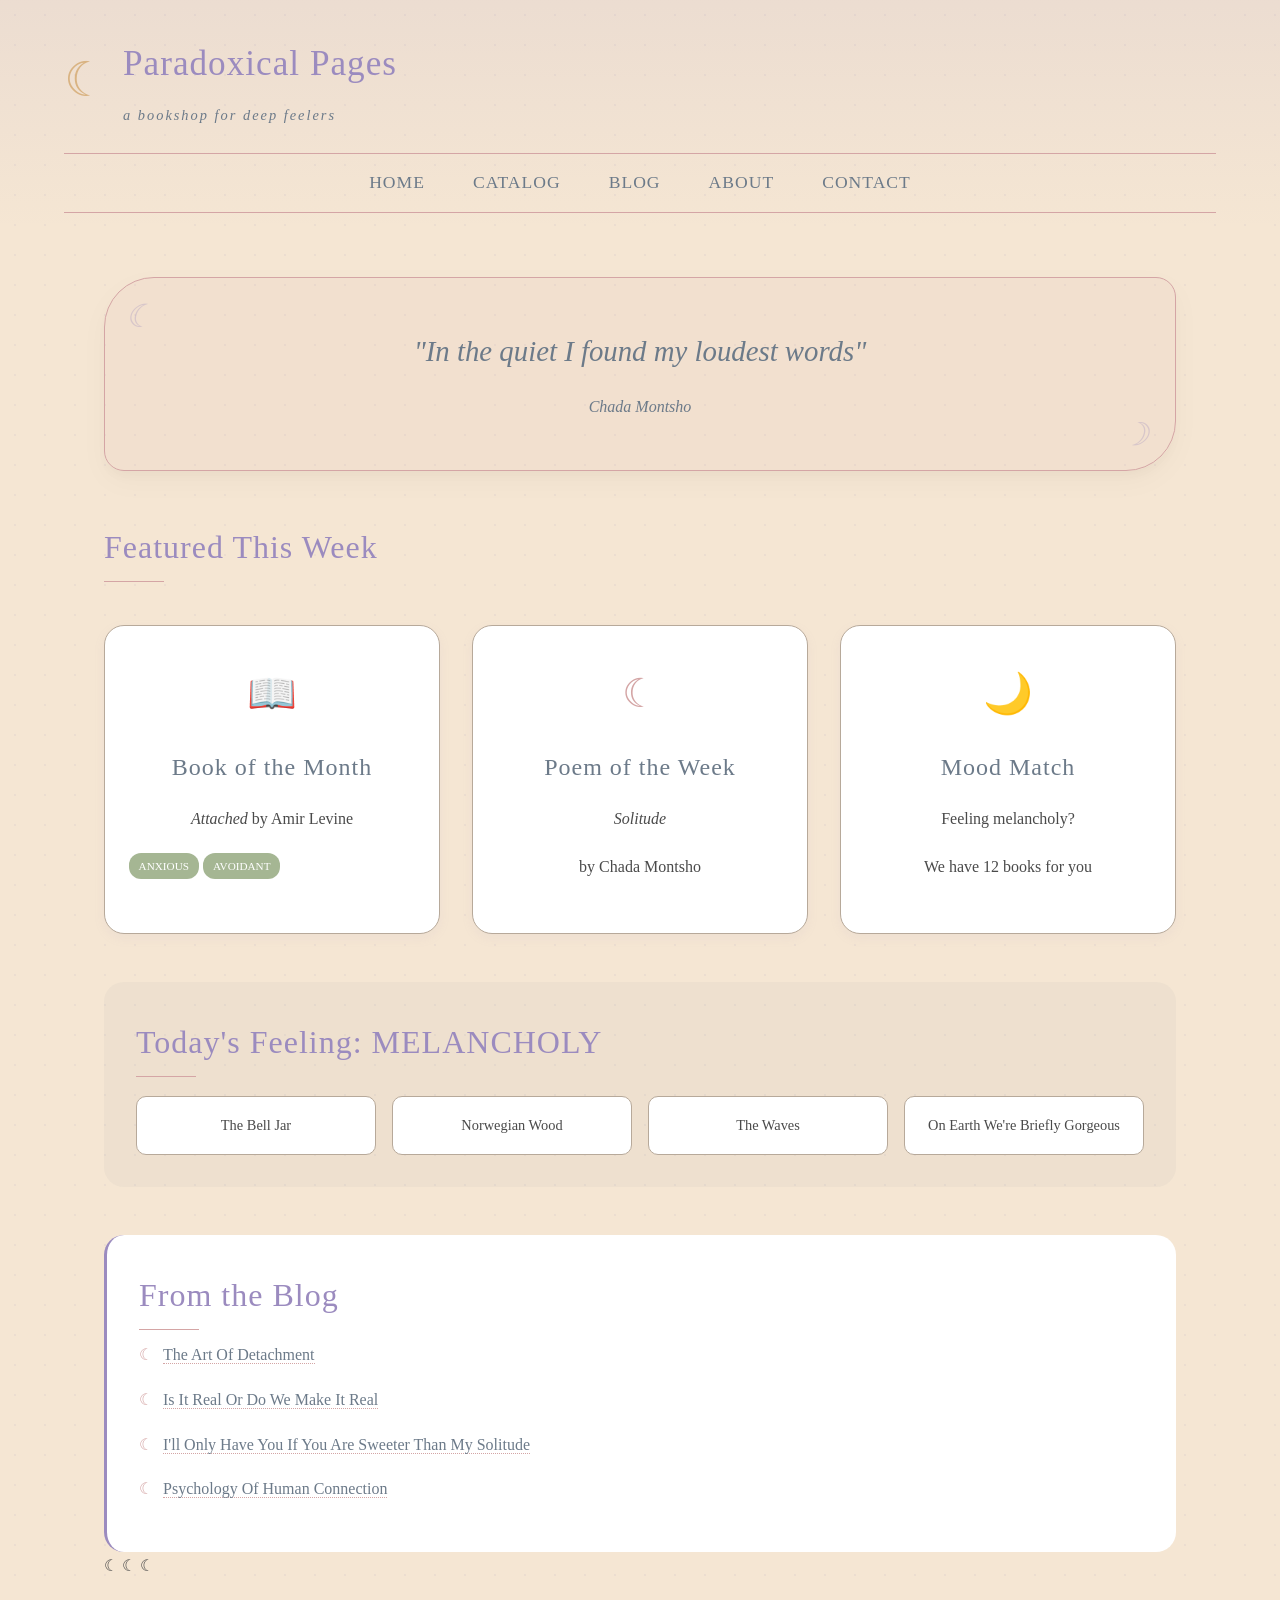
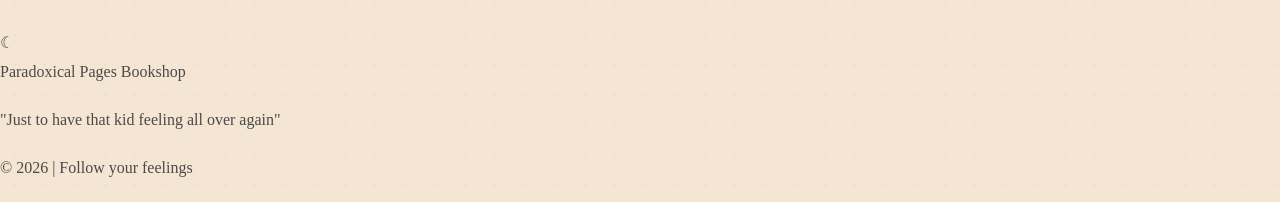
<file: index.html>
<!DOCTYPE html>

<html lang="en">

<head>

    <meta charset="UTF-8"

    <meta name="viewport" content="width=device-width, initial-scale=1.0">

    <title>Paradoxical Pages - Bookshop for Deep Feelers</title>

    <link rel="stylesheet" href="stylesheet.css">

</head>

<body>

     <header>

        <div class="logo-container">

        <div class="logo">☾</div>

        <div class="site-title">

            <h1>Paradoxical Pages</h1>

            <div class="tagline">a bookshop for deep feelers</div>

            </div>

          </div>



          <nav>

             <ul>

                <li><a href="index.html">HOME</a></li>

                <li><a href="catalog.html">CATALOG</a></li>

                <li><a href="blog.html">BLOG</a></li>

                <li><a href="about.html">ABOUT</a></li>

                <li><a href="contact.html">CONTACT</a></li>

             </ul>

          </nav>

       </header>


  <main>

 <div class="hero-quote">

        "In the quiet I found my loudest words"
 <div style="font-size: 1rem; margin-top: 1rem;">Chada Montsho</div>

</div>



        <h2 class="text-center">Featured This Week</h2>



          <div class="featured-grid">

          <div class="featured-card">

          <div class="featured-icon">📖</div>

          <h3>Book of the Month</h3>

          <p><em>Attached</em> by Amir Levine</p>

          <p class="book-tags">

          <span class="tag">ANXIOUS</span>

          <span class="tag">AVOIDANT</span>

            </p>

          </div>



             <div class="featured-card">

             <div class="featured-icon">☾</div>

               <h3>Poem of the Week</h3>

               <p><em>Solitude</em></p>

               <p>by Chada Montsho</p>

           </div>


   <div class="featured-card">

    <div class="featured-icon">🌙</div>

        <h3>Mood Match</h3>

            <p>Feeling melancholy?</p>

             <p>We have 12 books for you</p>

          </div>

          </div>


       <div class="mood-section">

             <h2>Today's Feeling: MELANCHOLY</h2>

            <div class="mood-books">

                 <div class="mini-book">The Bell Jar</div>

                <div class="mini-book">Norwegian Wood</div>

                 <div class="mini-book">The Waves</div>

                <div class="mini-book">On Earth We're Briefly Gorgeous</div>

         </div>

        </div>



         <div class="blog-preview">

         <h2>From the Blog</h2>

         <ul>

                <li><a href="blog.html#post6">The Art Of Detachment</a></li>

                <li><a href="blog.html#post2">Is It Real Or Do We Make It Real</a></li>

                <li><a href="blog.html#post3">I'll Only Have You If You Are Sweeter Than My Solitude </a></li>

                <li><a href="blog.html#post5">Psychology Of Human Connection</a></li>

        </ul>

    </div>



   <div class="moon-divider">☾ ☾ ☾</div>

</main>


    <footer>

        <div class="footer moon">☾</div>

        <p>Paradoxical Pages Bookshop</p>

        <p class="footer quote">"Just to have that kid feeling all over again"</p>

        <p>© 2026 | Follow your feelings</p>

</footer>

</body>

</html>
</file>
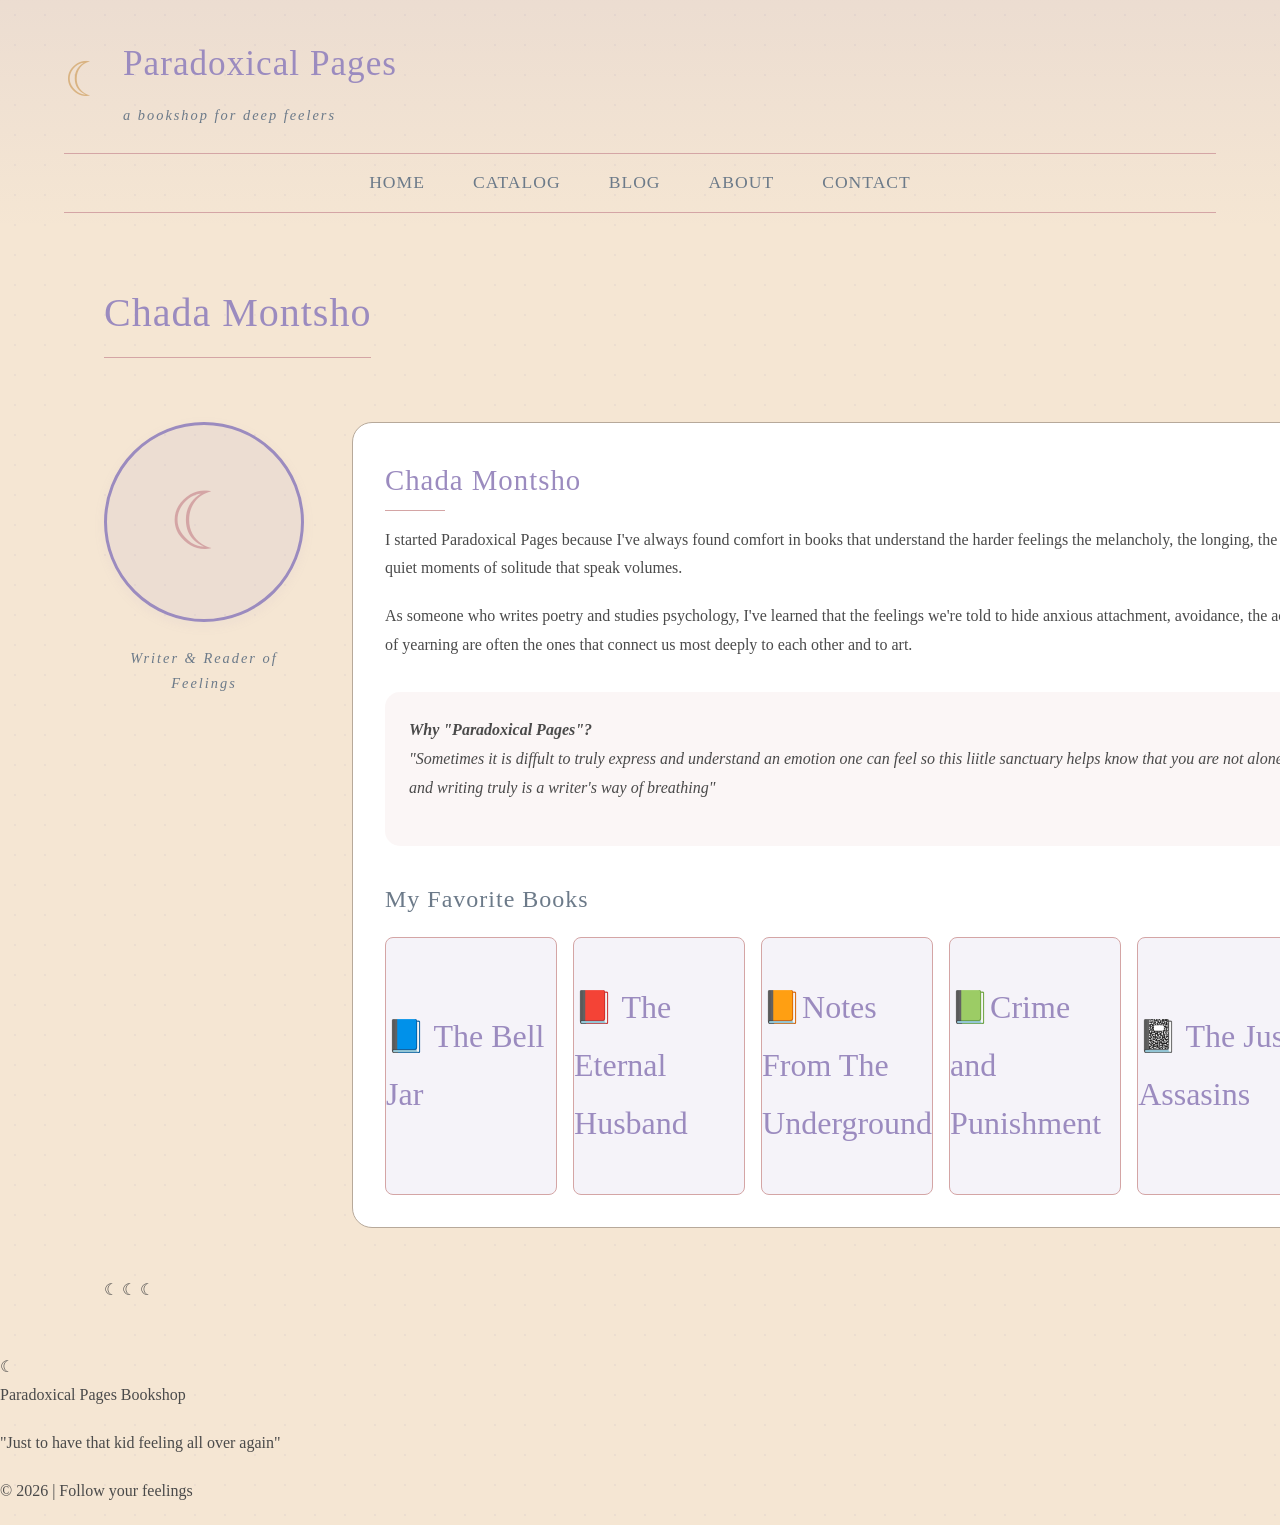
<file: about.html>
<!DOCTYPE html>
<html lang="en">
<head>
    <meta charset="UTF-8">
    <meta name="viewport" content="width=device-width, initial-scale=1.0">
    <title>About - Paradoxical Pages</title>
    <link rel="stylesheet" href="stylesheet.css">
</head>
<body>
    <header>
        <div class="logo-container">
            <div class="logo">☾</div>
            <div class="site-title">
                <h1>Paradoxical Pages</h1>
                <div class="tagline">a bookshop for deep feelers</div>
            </div>
        </div>
        
        <nav>
            <ul>
                <li><a href="index.html">HOME</a></li>
                <li><a href="catalog.html">CATALOG</a></li>
                <li><a href="blog.html">BLOG</a></li>
                <li><a href="about.html">ABOUT</a></li>
                <li><a href="contact.html">CONTACT</a></li>
            </ul>
        </nav>
    </header>
 
    <main>
        <h1>Chada Montsho</h1>
 
        <div class="about-container">
            <div class="profile-section">
                <div class="profile-image">☾</div>
                <p class="tagline">Writer & Reader of Feelings</p>
            </div>
 
            <div class="bio-section">
                <h2 class="profile-name">Chada Montsho</h2>
                <p></p>
                
                <p>I started Paradoxical Pages because I've always found comfort in books that understand the harder feelings the melancholy, the longing, the quiet moments of solitude that speak volumes.</p>
                
                <p>As someone who writes poetry and studies psychology, I've learned that the feelings we're told to hide anxious attachment, avoidance, the ache of yearning are often the ones that connect us most deeply to each other and to art.</p>
                
                <div class="origin-story">
                    <p><strong>Why "Paradoxical Pages"?</strong><br>
                    "Sometimes it is diffult to truly express and understand an emotion one can feel so this liitle sanctuary helps know that you are not alone and writing truly is a writer's way of breathing"</p>
                </div>
                
                <h3>My Favorite Books</h3>
                <div class="favorite-books-grid">
                    <div class="fav-book">📘 The Bell Jar</div>
                    <div class="fav-book">📕 The Eternal Husband</div>
                    <div class="fav-book">📙Notes From The Underground</div>
                    <div class="fav-book">📗Crime and Punishment </div>
                    <div class="fav-book">📓 The Just Assasins</div>
                </div>
            </div>
        </div>
 
        <div class="moon-divider">☾ ☾ ☾</div>
    </main>
 
    <footer>
        <div class="footer-moon">☾</div>
        <p>Paradoxical Pages Bookshop</p>
        <p class="footer-quote">"Just to have that kid feeling all over again"</p>
        <p>© 2026 | Follow your feelings</p>
    </footer>
</body>
</html>
</file>
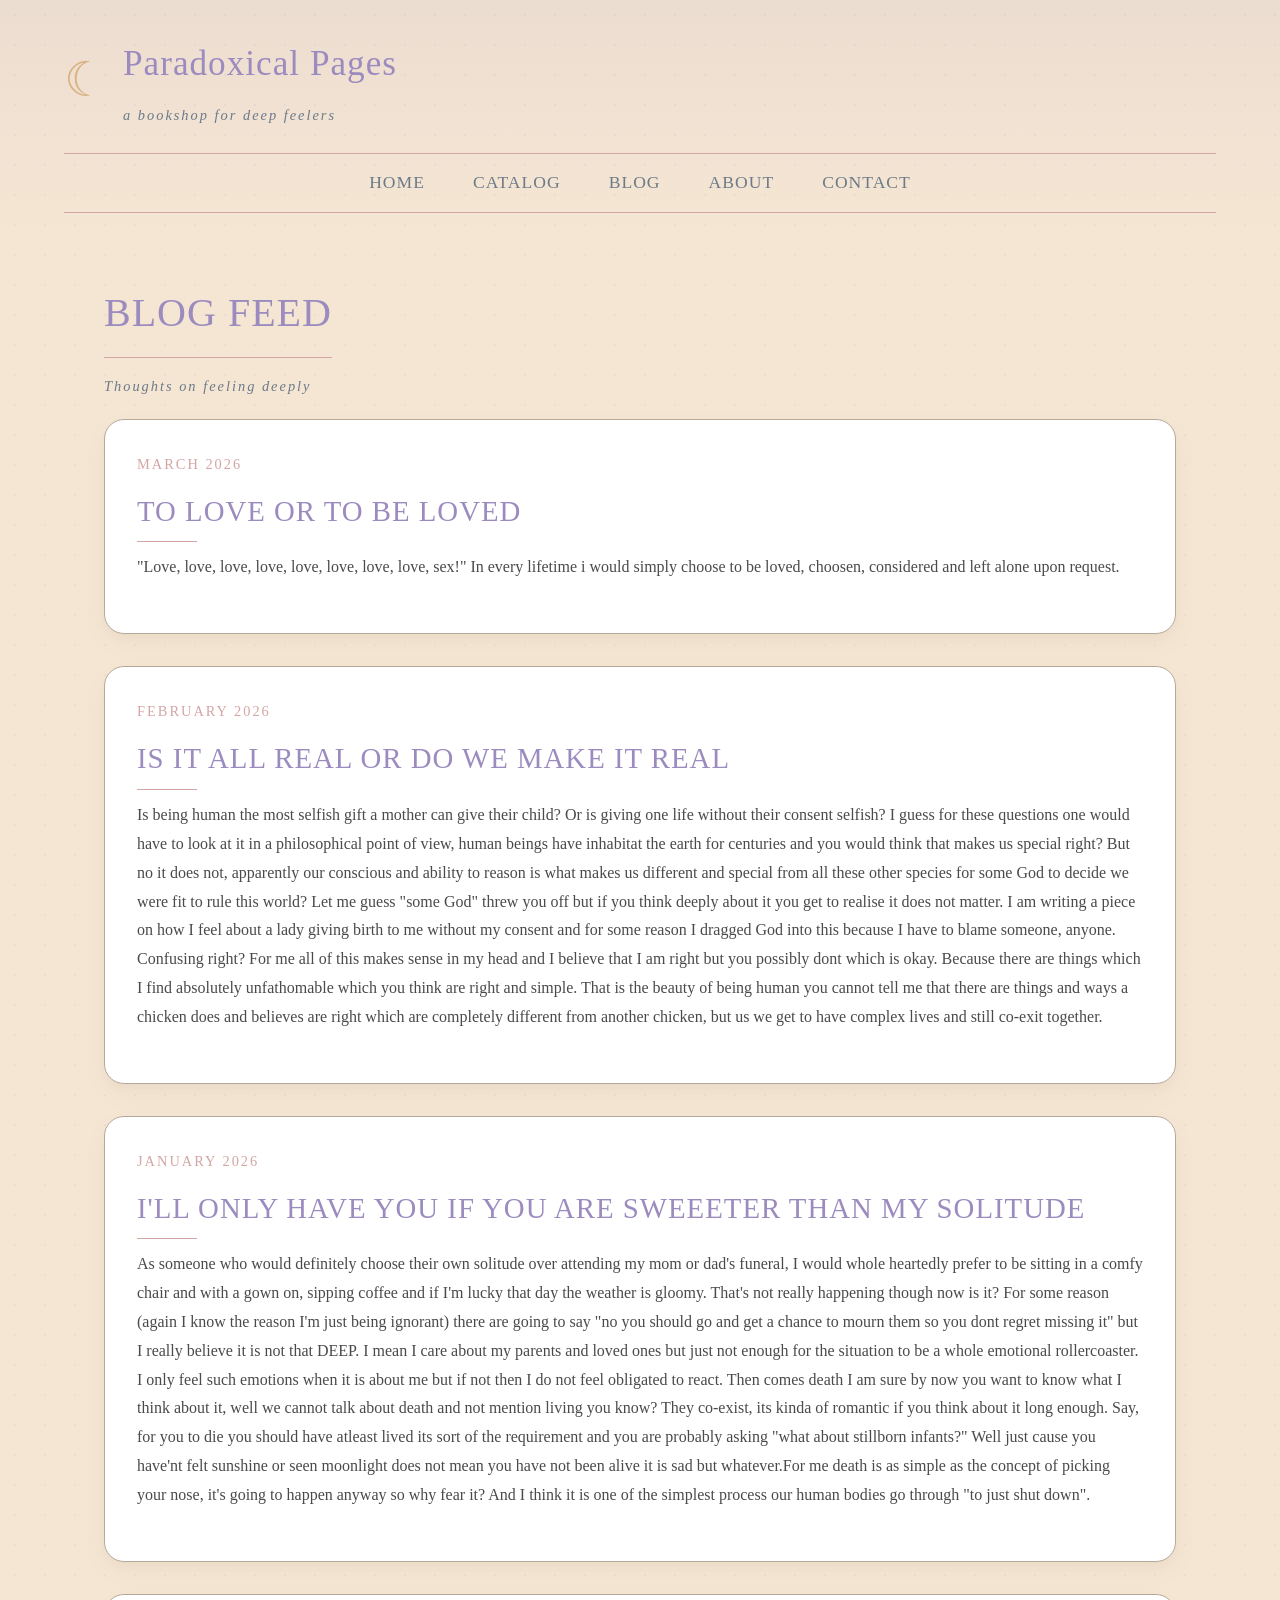
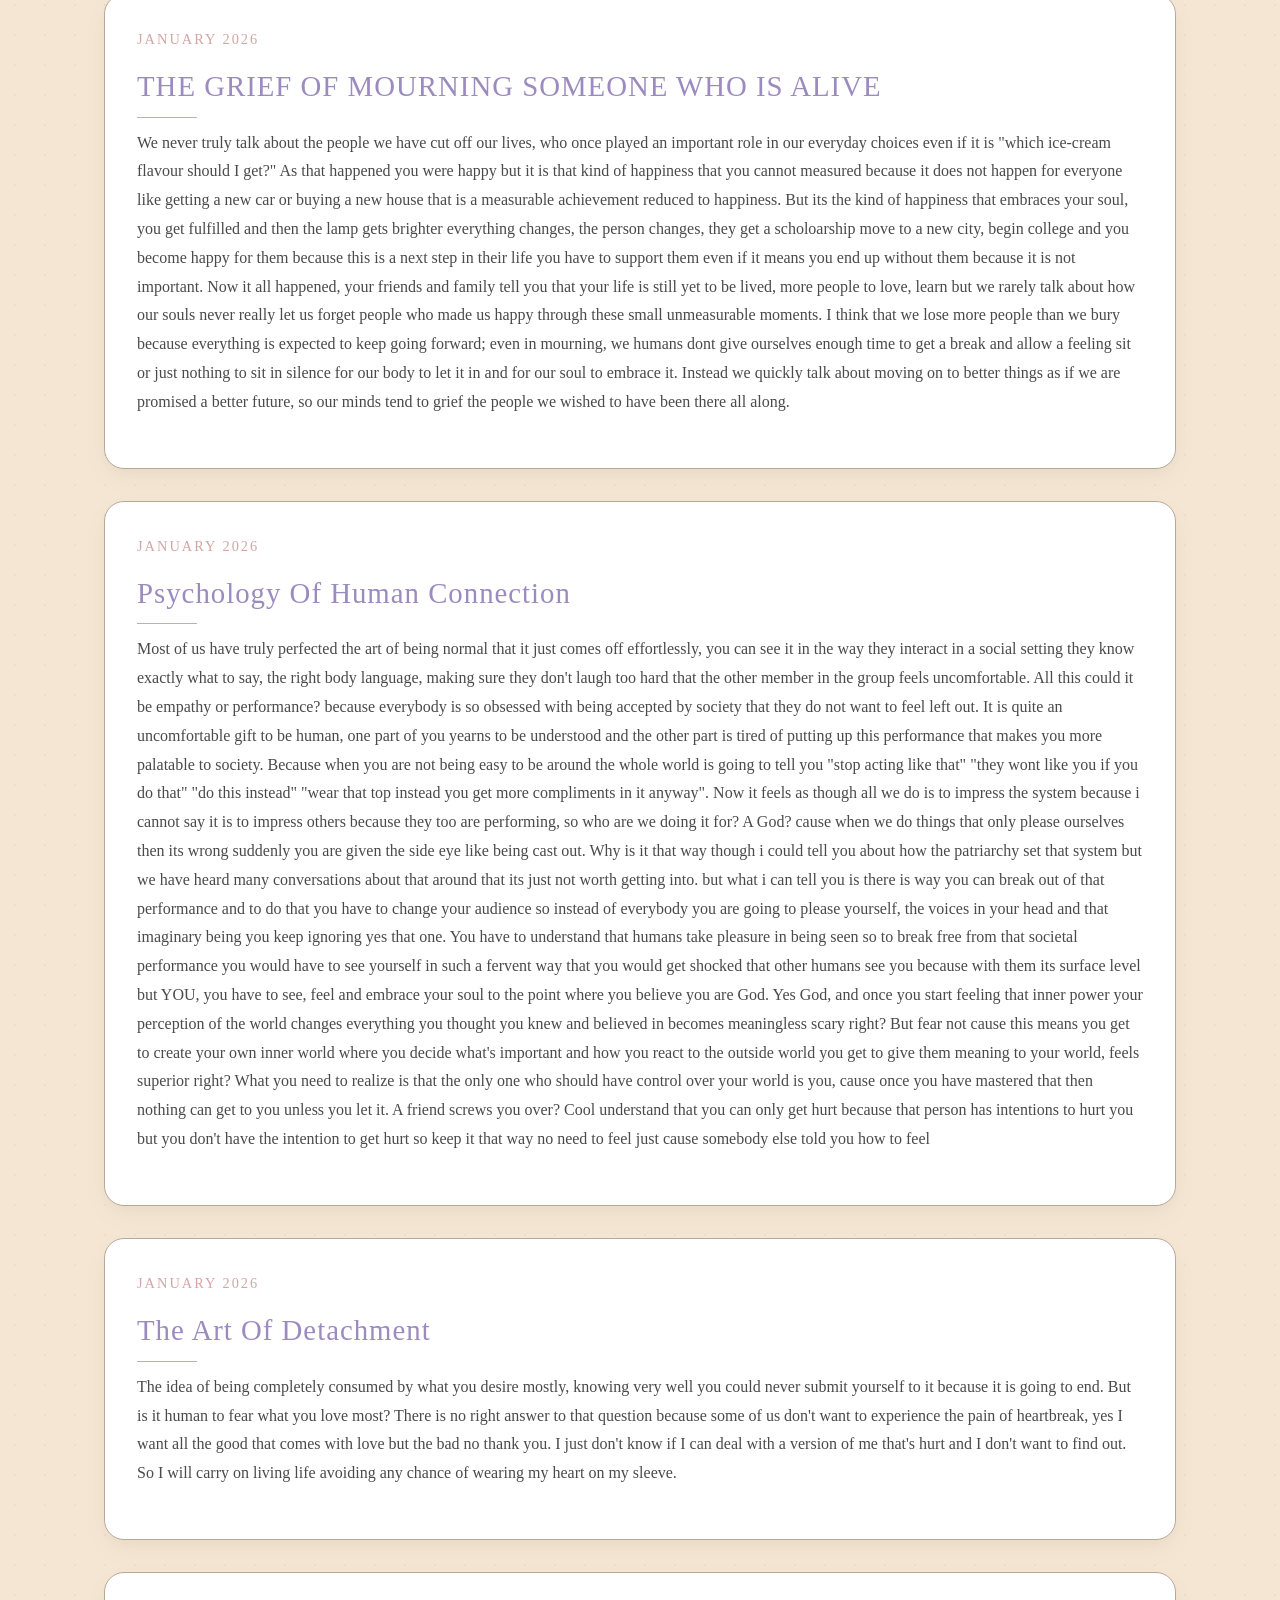
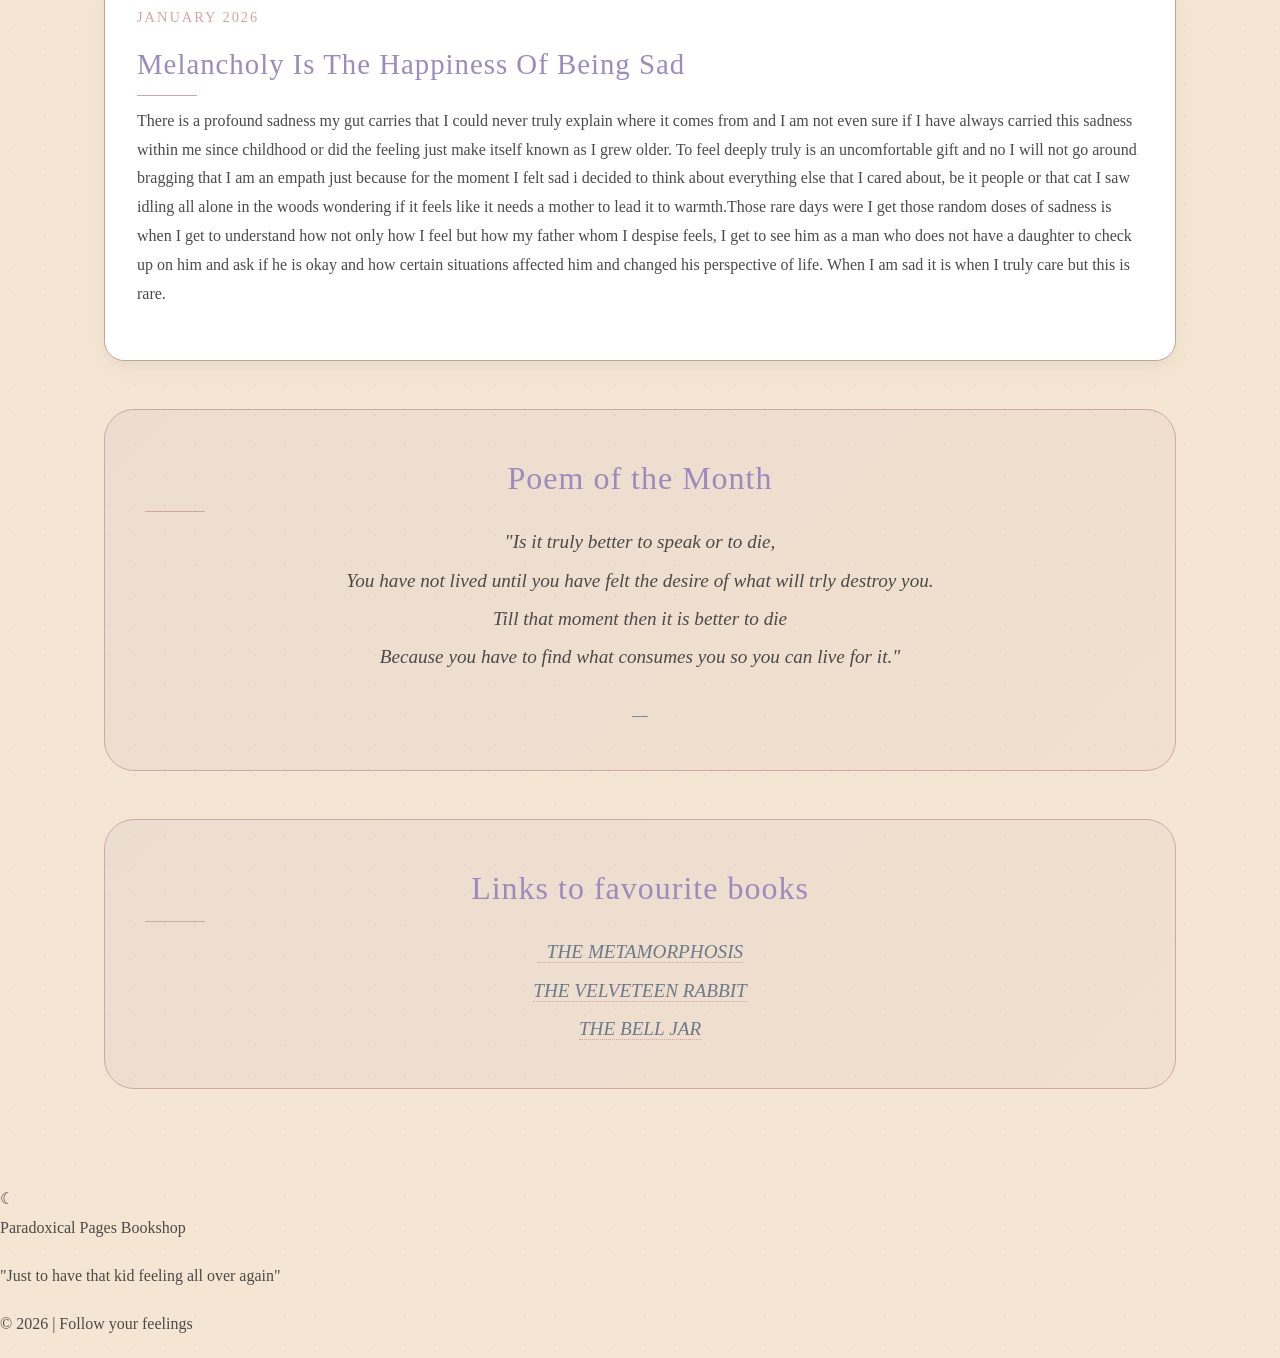
<file: blog.html>
<!DOCTYPE html>
<html lang="en">
<head>
    <meta charset="UTF-8">
    <meta name="viewport" content="width=device-width, initial-scale=1.0">
    <title>Blog - Paradoxical Pages</title>
    <link rel="stylesheet" href="stylesheet.css">
</head>
<body class="blog-body">
    <header>
        <div class="logo-container">
            <div class="logo">☾</div>
            <div class="site-title">
                <h1>Paradoxical Pages</h1>
                <div class="tagline">a bookshop for deep feelers</div>
            </div>
        </div>
        
        <nav>
            <ul>
                <li><a href="index.html">HOME</a></li>
                <li><a href="catalog.html">CATALOG</a></li>
                <li><a href="blog.html">BLOG</a></li>
                <li><a href="about.html">ABOUT</a></li>
                <li><a href="contact.html">CONTACT</a></li>
            </ul>
        </nav>
    </header>
 
    <main>
        <div class="blog-backgroun">
        <h1>BLOG FEED</h1>
        <p class="tagline">Thoughts on feeling deeply</p>
 
        
        <article class="blog-post" id="post1">
            <div class="post-date">MARCH 2026</div>
            <h2 class="post-title">TO LOVE OR TO BE LOVED </h2>
            <div class="post-excerpt">
                <p> "Love, love, love, love, love, love, love, love, sex!" In every lifetime i would simply choose to be loved, choosen, considered and left alone upon request.  </p>
            </div>
        
        </article>
 
        
        <article class="blog-post" id="post2">
            <div class="post-date">FEBRUARY 2026</div>
            <h2 class="post-title"> IS IT ALL REAL OR DO WE MAKE IT REAL    </h2>
            <div class="post-excerpt">
                <p>Is being human the most selfish gift a mother can give their child? Or is giving one life without their consent selfish? I guess for these questions one would have to look at it in a philosophical point of view, human beings have inhabitat the earth for centuries and you would think that makes us special right? But no it does not, apparently our conscious and ability to reason is what makes us different and special from all these other species for some God to decide we were fit to rule this world? Let me guess "some God" threw you off but if you think deeply about it you get to realise it does not matter. I am writing a piece on how I feel about a lady giving birth to me without my consent and for some reason I dragged God into this because I have to blame someone, anyone. Confusing right? For me all of this makes sense in my head and I believe that I am right but you possibly dont which is okay. Because there are things which I find absolutely unfathomable which you think are right and simple. That is the beauty of being human you cannot tell me that there are things and ways a chicken does and believes are right which are completely different from another chicken, but us we get to have complex lives and still co-exit together.  </p>
            </div>
                
        </article>
 
        
        <article class="blog-post" id="post3">
            <div class="post-date">JANUARY 2026</div>
            <h2 class="post-title">I'LL ONLY HAVE YOU IF YOU ARE SWEEETER THAN MY SOLITUDE</h2>
            <div class="post-excerpt">
                
                <p>As someone who would definitely choose their own solitude over attending my mom or dad's funeral, I would whole heartedly prefer to be sitting in a comfy chair and with a gown on, sipping coffee and if I'm lucky that day the weather is gloomy. That's not really happening though now is it? For some reason (again I know the reason I'm just being ignorant) there are going to say "no you should go and get a chance to mourn them so you dont regret missing it" but I really believe it is not that DEEP. I mean I care about my parents and loved ones but just not enough for the situation to be a whole emotional rollercoaster. I only feel such emotions when it is about me but if not then I do not feel obligated to react. Then comes death I am sure by now you want to know what I think about it, well we cannot talk about death and not mention living you know? They co-exist, its kinda of romantic if you think about it long enough. Say, for you to die you should have atleast lived its sort of the requirement and you are probably asking "what about stillborn infants?" Well just cause you have'nt felt sunshine or seen moonlight does not mean you have not been alive it is sad but whatever.For me death is as simple as the concept of picking your nose, it's going to happen anyway so why fear it? And I think it is one of the simplest process our human bodies go through "to just shut down".</p>
            </div>
            
        </article>
        </div>

         
        <article class="blog-post" id="post4">
            <div class="post-date">JANUARY 2026</div>
            <h2 class="post-title">THE GRIEF OF MOURNING SOMEONE WHO IS ALIVE</h2>
            <div class="post-excerpt">
                <p> We never truly talk about the people we have cut off our lives, who once played an important role in our everyday choices even if it is "which ice-cream flavour should I get?" As that happened you were happy but it is that kind of happiness that you cannot measured because it does not happen for everyone like getting a new car or buying a new house that is a measurable achievement reduced to happiness. But its the kind of happiness that embraces your soul, you get fulfilled and then the lamp gets brighter everything changes, the person changes, they get a scholoarship move to a new city, begin college and you become happy for them because this is a next step in their life you have to support them even if it means you end up without them because it is not important. Now it all happened, your friends and family tell you that your life is still yet to be lived, more people to love, learn but we rarely talk about how our souls never really let us forget people who made us happy through these small unmeasurable moments. I think that we lose more people than we bury because everything is expected to keep going forward; even in mourning, we humans dont give ourselves enough time to get a break and allow a feeling sit or just nothing to sit in silence for our body to let it in and for our soul to embrace it. Instead we quickly talk about moving on to better things as if we are promised a better future, so our minds tend to grief the people we wished to have been there all along.     </p>
               <p></p>
            </div>
            
        </article>
        </div>

         
        <article class="blog-post" id="post5">
            <div class="post-date">JANUARY 2026</div>
            <h2 class="post-title">Psychology Of Human Connection</h2>
            <div class="post-excerpt">
                <p>Most of us have truly perfected the art of being normal that it just comes off effortlessly, you can see it in the way they interact in a social setting they know exactly what to say, the right body language, making sure they don't laugh too hard that the other member in the group feels uncomfortable. All this could it be empathy or performance? because everybody is so obsessed with being accepted by society that they do not want to feel left out. It is quite an uncomfortable gift to be human, one part of you yearns to be understood and the other part is tired of putting up this performance that makes you more palatable to society. Because when you are not being easy to be around the whole world is going to tell you "stop acting like that" "they wont like you if you do that" "do this instead" "wear that top instead you get more compliments in it anyway". Now it feels as though all we do is to impress the system because i cannot say it is to impress others because they too are performing, so who are we doing it for? A God? cause when we do things that only please ourselves then its wrong suddenly you are given the side eye like being cast out.

Why is it that way though i could tell you about how the patriarchy set that system but we have heard many conversations about that around that its just not worth getting into. but what i can tell you is there is  way you can break out of that performance and to do that you have to change your audience so instead of everybody you are going to please yourself, the voices in your head and that imaginary being you keep ignoring yes that one. You have to understand that humans take pleasure in being seen so to break free from that societal performance you would have to see yourself in such a fervent way that you would get shocked that other humans see you because with them its surface level but YOU, you have to see, feel and embrace your soul to the point where you believe you are God. Yes God, and once you start feeling that inner power your perception of the world changes everything you thought you knew and believed in becomes meaningless scary right? But fear not cause this means you get to create your own inner world where you decide what's important and how you react to the outside world you get to give them meaning to your world, feels superior right?   

What you need to realize is that the only one who should have control over your world is you, cause once you have mastered that then nothing can get to you unless you let it. A friend screws you over? Cool understand that you can only get hurt because that person has intentions to hurt you but you don't have the intention to get hurt so keep it that way no need to feel just cause somebody else told you how to feel</p>
            </div>
            
        </article>
        </div>

         
        <article class="blog-post" id="post6">
            <div class="post-date">JANUARY 2026</div>
            <h2 class="post-title">The Art Of Detachment</h2>
            <div class="post-excerpt">
                <p>The idea of being completely consumed by what you desire mostly, knowing very well you could never submit yourself to it because it is going to end. But is it human to fear what you love most? There is no right answer to that question because some of us don't want to experience the pain of heartbreak, yes I want all the good that comes with love but the bad no thank you. I just don't know if I can deal with a version of me that's hurt and I don't want to find out. So I will carry on living life avoiding any chance of wearing my heart on my sleeve. </p>
            </div>
            
        </article>
        </div>

         
        <article class="blog-post" id="post7">
            <div class="post-date">JANUARY 2026</div>
            <h2 class="post-title">Melancholy Is The Happiness Of Being Sad</h2>
            <div class="post-excerpt">
                <p> There is a profound sadness my gut carries that I could never truly explain where it comes from and I am not even sure if I have always carried this sadness within me since childhood or did the feeling just make itself known as I grew older. To feel deeply truly is an uncomfortable gift and no I will not go around bragging that I am an empath just because for the moment I felt sad i decided to think about everything else that I cared about, be it people or that cat I saw idling all alone in the woods wondering if it feels like it needs a mother to lead it to warmth.Those rare days were I get those random doses of sadness is when I get to understand how not only how I feel but how my father whom I despise feels, I get to see him as a man who does not have a daughter to check up on him and ask if he is okay and how certain situations affected him and changed his perspective of life. When I am sad it is when I truly care but this is rare.                                          </p>
                
            </div>
            
        </article>
        </div>
 
        
        <div class="featured-poem">
            <h2>Poem of the Month</h2>
            <div class="poem-content">
                <p>"Is it truly better to speak or to die,<br>
                You have not lived until you have felt the desire of what will trly destroy you.<br>
                Till that moment then it is better to die<br>
                Because you have to find what consumes you so you can live for it."</p>
            </div>
            <div class="poem-author">— </div>
        </div>

        <div class="featured-poem">
            <h2>Links to favourite books</h2>
            <div class="poem-content">
                <ul>
                    <li><a href="https://www.britannica.com/topic/The-Metamorphosis" class="heart-item">THE METAMORPHOSIS</a></li>
                    <li> <a href="https://www.bing.com/ck/a?!&&p=c5a1f361ba85c9b9777e998bac2c52b65f64861da258b6e8df832bc214e13f8eJmltdHM9MTc3NjkwMjQwMA&ptn=3&ver=2&hsh=4&fclid=2d1bb2d3-831d-6e92-2cf2-a59782a56ffe&psq=the+velveteen+rabbit&u=a1aHR0cHM6Ly9lbi53aWtpcGVkaWEub3JnL3dpa2kvVGhlX1ZlbHZldGVlbl9SYWJiaXQ">THE VELVETEEN RABBIT</a></li>
                    <li><a href=" https://www.bing.com/ck/a?!&&p=cae48c3c6fb9e7aa2c077cb01afcc6e3da1826dc2c8c340e0e24b43db214726eJmltdHM9MTc3NjkwMjQwMA&ptn=3&ver=2&hsh=4&fclid=2d1bb2d3-831d-6e92-2cf2-a59782a56ffe&psq=the+bell+jar&u=a1aHR0cHM6Ly9lbi53aWtpcGVkaWEub3JnL3dpa2kvVGhlX0JlbGxfSmFy">THE BELL JAR</a></li>
                </ul>
            </div>
            
        </div>
    </main>
 
    <footer>
        <div class="footer-moon">☾</div>
        <p>Paradoxical Pages Bookshop</p>
        <p class="footer-quote">"Just to have that kid feeling all over again"</p>
        <p>© 2026 | Follow your feelings</p>
    </footer>
</body>
</html>
</file>
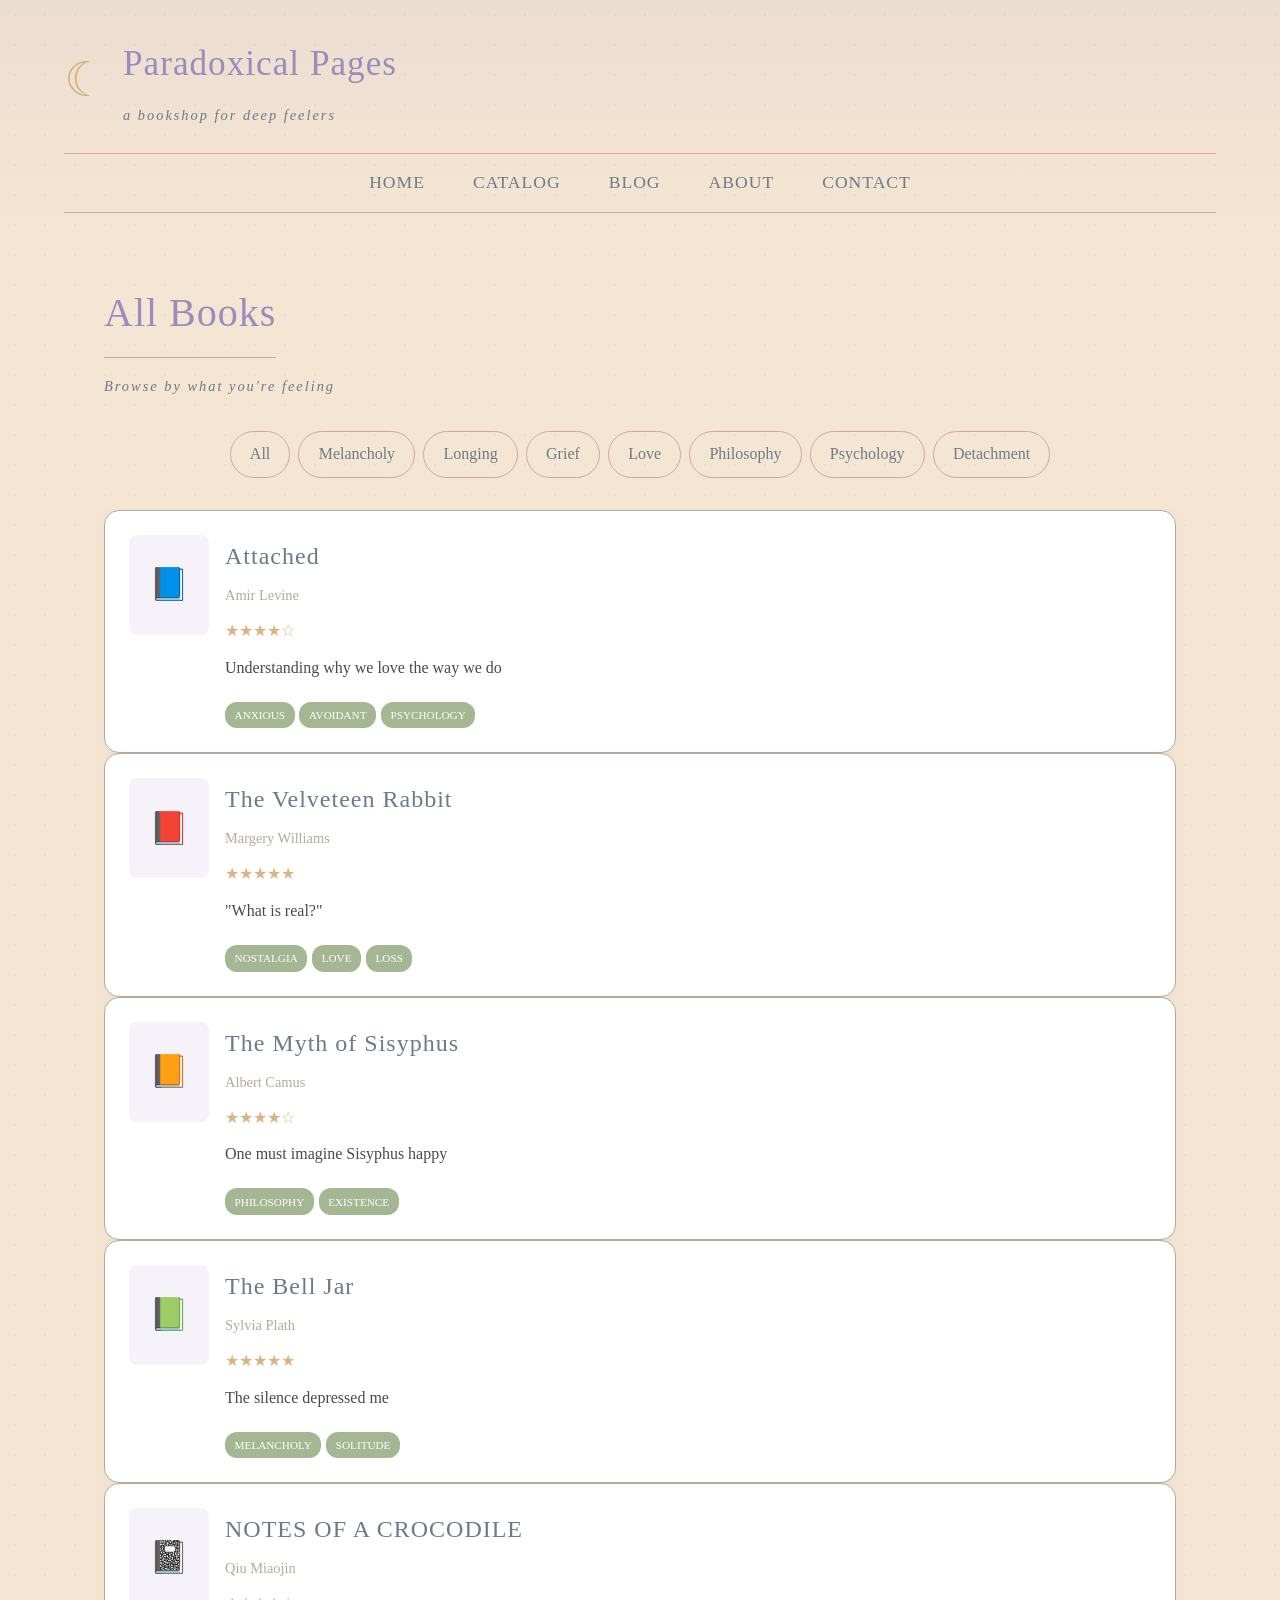
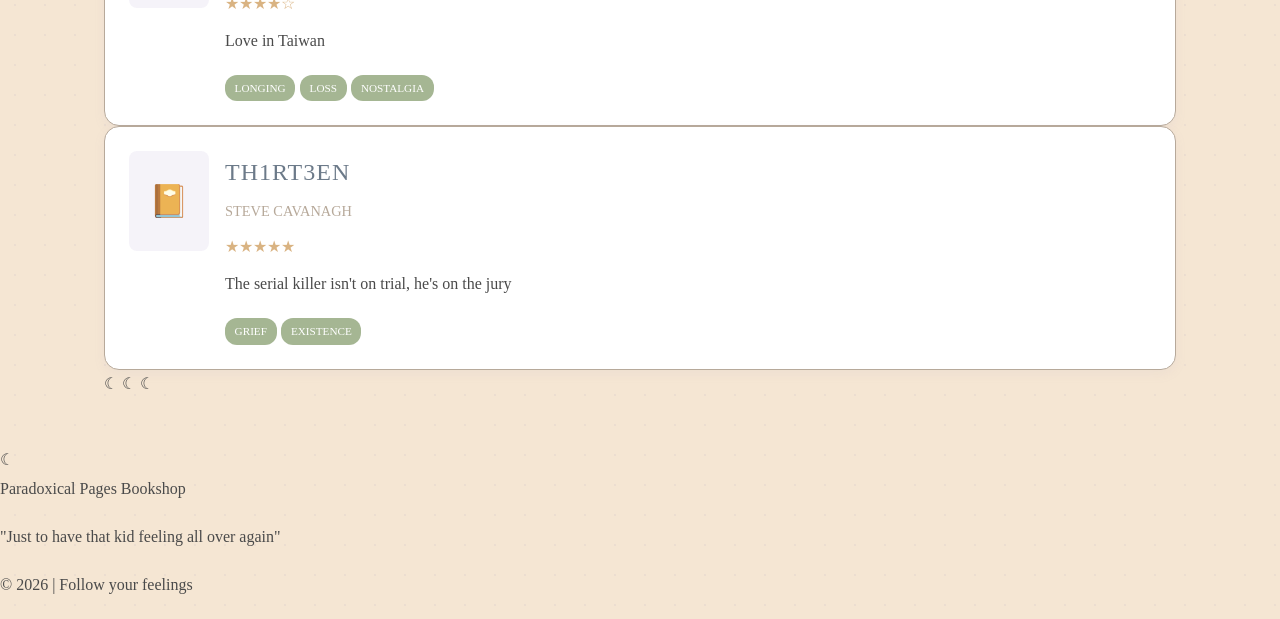
<file: catalog.html>
<!DOCTYPE html>
<html lang="en">
<head>
    <meta charset="UTF-8">
    <meta name="viewport" content="width=device-width, initial-scale=1.0">
    <title>Catalog - Paradoxical Pages</title>
    <link rel="stylesheet" href="stylesheet.css">
</head>
<body>
    <header>
        <div class="logo-container">
            <div class="logo">☾</div>
            <div class="site-title">
                <h1>Paradoxical Pages</h1>
                <div class="tagline">a bookshop for deep feelers</div>
            </div>
        </div>
        
        <nav>
            <ul>
                <li><a href="index.html">HOME</a></li>
                <li><a href="catalog.html">CATALOG</a></li>
                <li><a href="blog.html">BLOG</a></li>
                <li><a href="about.html">ABOUT</a></li>
                <li><a href="contact.html">CONTACT</a></li>
            </ul>
        </nav>
    </header>
 
    <main>
        <h1>All Books</h1>
        <p class="tagline">Browse by what you're feeling</p>
 
        <div class="filter-section">
            <a href="blog.html" class="catalog-link">All</a>
            <a href="blog.html#post7" class="catalog-link">Melancholy</a>
            <a href="blog.html#post3" class="catalog-link">Longing</a>
            <a href="blog.html#post4" class="catalog-link">Grief</a>
            <a href="blog.html#post1" class="catalog-link">Love</a>
            <a href="blog.html#post2" class="catalog-link">Philosophy</a>
            <a href="blog.html#post5" class="catalog-link">Psychology</a>
            <a href="blog.html#post6" class="catalog-link">Detachment</a>
        </div>


       
            
            <div class="book-card">
                <div class="book-cover">📘</div>
                <div class="book-info">
                    <h3>Attached</h3>
                    <div class="book-author">Amir Levine</div>
                    <div class="book-rating">★★★★☆</div>
                    <p>Understanding why we love the way we do</p>
                    <div class="book-tags">
                        <span class="tag">ANXIOUS</span>
                        <span class="tag">AVOIDANT</span>
                        <span class="tag">PSYCHOLOGY</span>
                    </div>
                </div>
            </div>
 
            
            <div class="book-card">
                <div class="book-cover">📕</div>
                <div class="book-info">
                    <h3>The Velveteen Rabbit</h3>
                    <div class="book-author">Margery Williams</div>
                    <div class="book-rating">★★★★★</div>
                    <p>"What is real?"</p>
                    <div class="book-tags">
                        <span class="tag">NOSTALGIA</span>
                        <span class="tag">LOVE</span>
                        <span class="tag">LOSS</span>
                    </div>
                </div>
            </div>
 
            
            <div class="book-card">
                <div class="book-cover">📙</div>
                <div class="book-info">
                    <h3>The Myth of Sisyphus</h3>
                    <div class="book-author">Albert Camus</div>
                    <div class="book-rating">★★★★☆</div>
                    <p>One must imagine Sisyphus happy</p>
                    <div class="book-tags">
                        <span class="tag">PHILOSOPHY</span>
                        <span class="tag">EXISTENCE</span>
                    </div>
                </div>
            </div>
 
            
            <div class="book-card">
                <div class="book-cover">📗</div>
                <div class="book-info">
                    <h3>The Bell Jar</h3>
                    <div class="book-author">Sylvia Plath</div>
                    <div class="book-rating">★★★★★</div>
                    <p>The silence depressed me</p>
                    <div class="book-tags">
                        <span class="tag">MELANCHOLY</span>
                        <span class="tag">SOLITUDE</span>
                    </div>
                </div>
            </div>
 
            
            <div class="book-card">
                <div class="book-cover">📓</div>
                <div class="book-info">
                    <h3>NOTES OF A CROCODILE</h3>
                    <div class="book-author">Qiu Miaojin</div>
                    <div class="book-rating">★★★★☆</div>
                    <p> Love in Taiwan</p>
                    <div class="book-tags">
                        <span class="tag">LONGING</span>
                        <span class="tag">LOSS</span>
                        <span class="tag">NOSTALGIA</span>
                    </div>
                </div>
            </div>
 
            
            <div class="book-card">
                <div class="book-cover">📔</div>
                <div class="book-info">
                    <h3>TH1RT3EN </h3>
                    <div class="book-author">STEVE CAVANAGH</div>
                    <div class="book-rating">★★★★★</div>
                    <p>The serial killer isn't on trial, he's on the jury</p>
                    <div class="book-tags">
                        <span class="tag">GRIEF</span>
                        <span class="tag">EXISTENCE</span>
                    </div>
                </div>
            </div>
        </div>
 
        <div class="moon-divider">☾ ☾ ☾</div>
    </main>
 
    <footer>
        <div class="footer moon">☾</div>
        <p>Paradoxical Pages Bookshop</p>
        <p class="footer quote">"Just to have that kid feeling all over again"</p>
        <p>© 2026 | Follow your feelings</p>
    </footer>
</body>
</html>
</file>
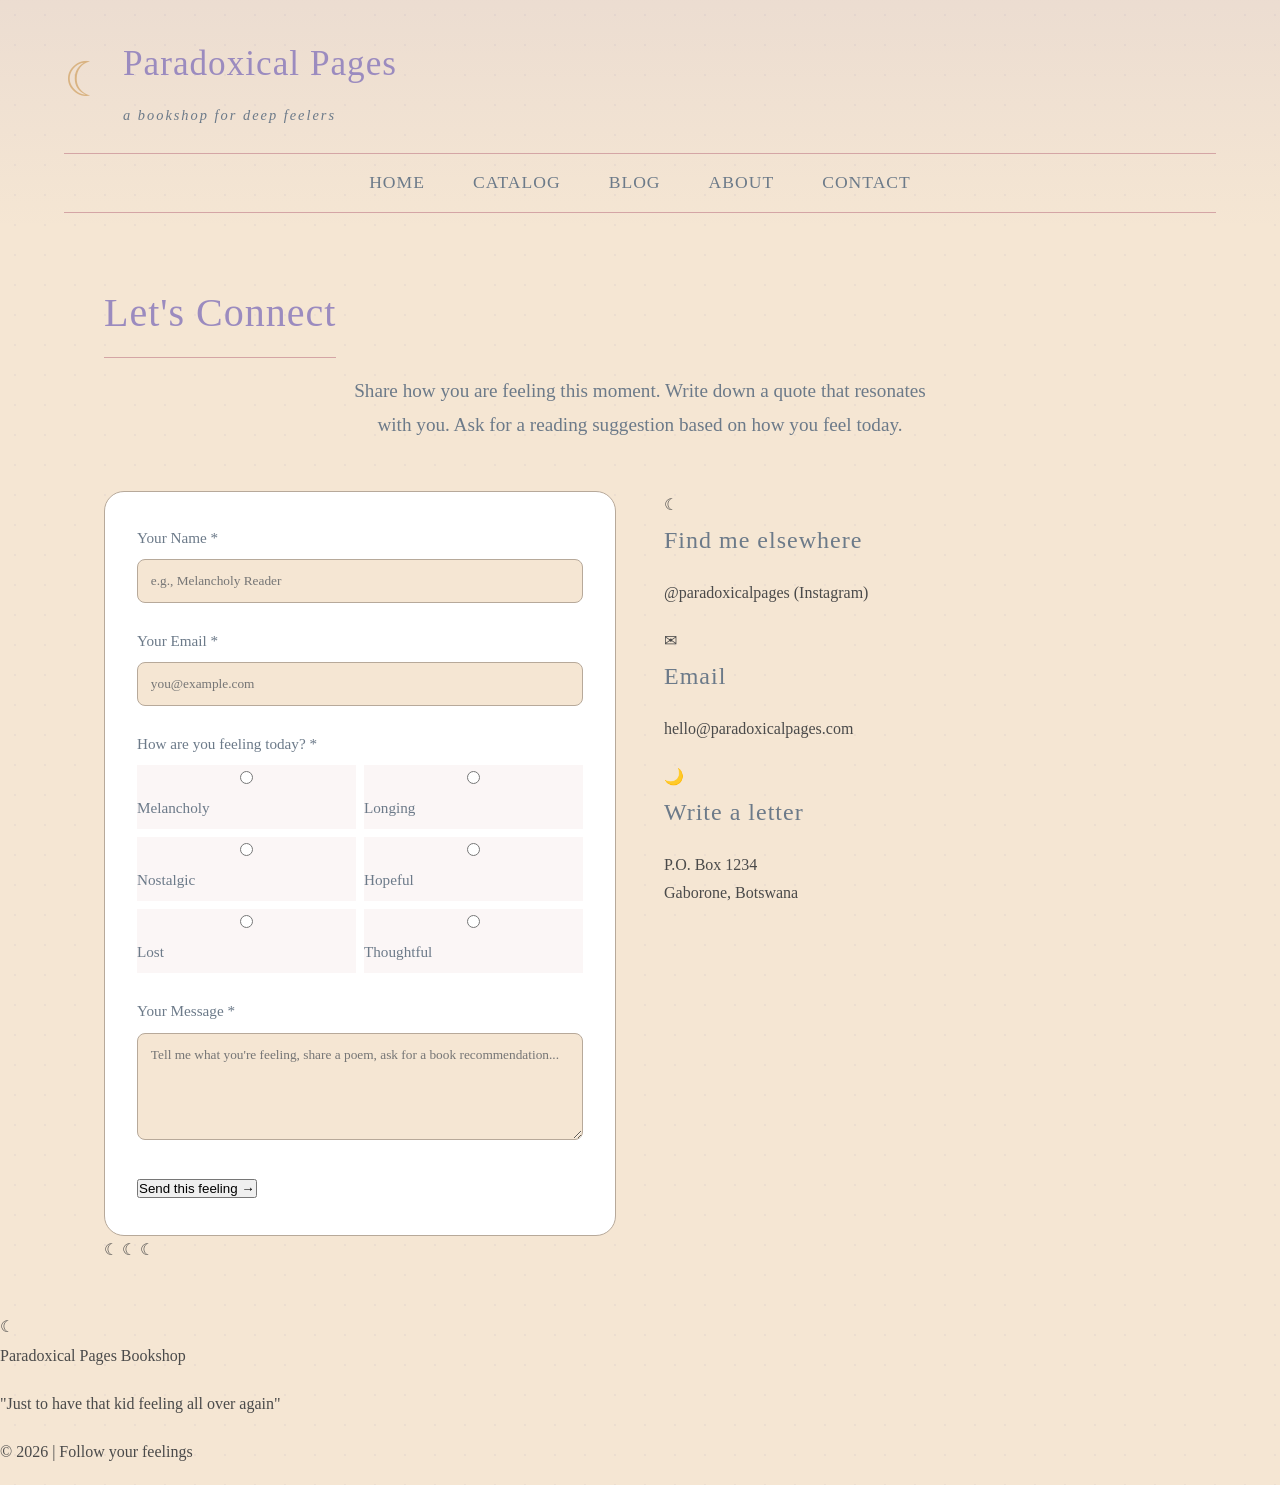
<file: contact.html>
<!DOCTYPE html>
<html lang="en">
<head>
    <meta charset="UTF-8">
    <meta name="viewport" content="width=device-width, initial-scale=1.0">
    <title>Contact - Paradoxical Pages</title>
    <link rel="stylesheet" href="stylesheet.css">
</head>
<body>
    <header>
        <div class="logo-container">
            <div class="logo">☾</div>
            <div class="site-title">
                <h1>Paradoxical Pages</h1>
                <div class="tagline">a bookshop for deep feelers</div>
            </div>
        </div>
        
        <nav>
            <ul>
                <li><a href="index.html">HOME</a></li>
                <li><a href="catalog.html">CATALOG</a></li>
                <li><a href="blog.html">BLOG</a></li>
                <li><a href="about.html">ABOUT</a></li>
                <li><a href="contact.html">CONTACT</a></li>
            </ul>
        </nav>
    </header>
 
    <main>
        <h1>Let's Connect</h1>
        
        <div class="contact-intro">
            <p>Share how you are feeling this moment. Write down a quote that resonates with you. Ask for a reading suggestion based on how you feel today.</p>
        </div>
 
        <div class="contact-container">
            <div class="contact-form">
                <form action="thankyou.html" method="get">
                    <div class="form-group">
                        <label for="name">Your Name *</label>
                        <input type="text" id="name" name="name" required placeholder="e.g., Melancholy Reader">
                    </div>
 
                    
                    <div class="form-group">
                        <label for="email">Your Email *</label>
                        <input type="email" id="email" name="email" required placeholder="you@example.com">
                    </div>
 
                    
                    <div class="form-group">
                        <label>How are you feeling today? *</label>
                        <div class="mood-options">
                            <div class="mood-option">
                                <input type="radio" id="mood1" name="mood" value="melancholy" required>
                                <label for="mood1">Melancholy</label>
                            </div>
                            <div class="mood-option">
                                <input type="radio" id="mood2" name="mood" value="longing">
                                <label for="mood2">Longing</label>
                            </div>
                            <div class="mood-option">
                                <input type="radio" id="mood3" name="mood" value="nostalgic">
                                <label for="mood3">Nostalgic</label>
                            </div>
                            <div class="mood-option">
                                <input type="radio" id="mood4" name="mood" value="hopeful">
                                <label for="mood4">Hopeful</label>
                            </div>
                            <div class="mood-option">
                                <input type="radio" id="mood5" name="mood" value="lost">
                                <label for="mood5">Lost</label>
                            </div>
                            <div class="mood-option">
                                <input type="radio" id="mood6" name="mood" value="thoughtful">
                                <label for="mood6">Thoughtful</label>
                            </div>
                        </div>
                    </div>
 
                    
                    <div class="form-group">
                        <label for="message">Your Message *</label>
                        <textarea id="message" name="message" rows="5" required placeholder="Tell me what you're feeling, share a poem, ask for a book recommendation..."></textarea>
                    </div>
 
                    
                    <button type="submit" class="submit-btn">Send this feeling →</button>
                </form>
            </div>
 
            
            <div class="contact-info">
                <div class="info-item">
                    <div class="info-icon">☾</div>
                    <h3>Find me elsewhere</h3>
                    <p>@paradoxicalpages (Instagram)</p>
                </div>
                
                <div class="info-item">
                    <div class="info-icon">✉</div>
                    <h3>Email</h3>
                    <p>hello@paradoxicalpages.com</p>
                </div>
                
                <div class="info-item">
                    <div class="info-icon">🌙</div>
                    <h3>Write a letter</h3>
                    <p>P.O. Box 1234<br>Gaborone, Botswana</p>
                </div>
            </div>
        </div>
 
        <div class="moon-divider">☾ ☾ ☾</div>
    </main>
 
    <footer>
        <div class="footer-moon">☾</div>
        <p>Paradoxical Pages Bookshop</p>
        <p class="footer-quote">"Just to have that kid feeling all over again"</p>
        <p>© 2026 | Follow your feelings</p>
    </footer>
</body>
</html>
</file>
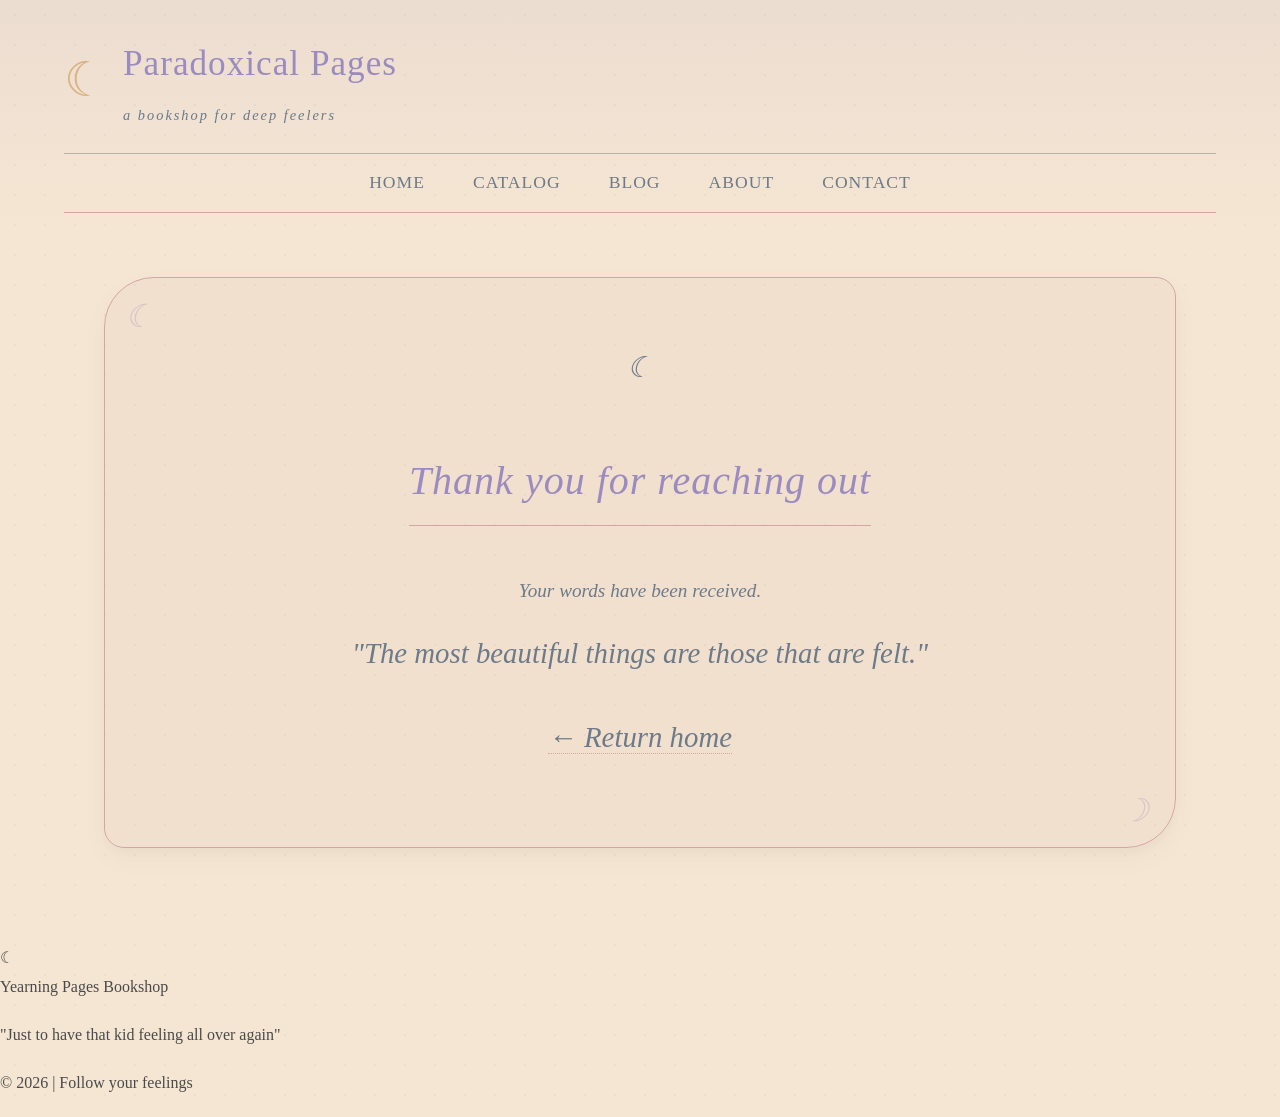
<file: thankyou.html>
<!DOCTYPE html>
<html lang="en">
<head>
    <meta charset="UTF-8">
    <meta name="viewport" content="width=device-width, initial-scale=1.0">
    <title>Thank You - Paradoxical Pages</title>
    <link rel="stylesheet" href="stylesheet.css">
</head>
<body>
    <header>
        <div class="logo-container">
            <div class="logo">☾</div>
            <div class="site-title">
                <h1>Paradoxical Pages</h1>
                <div class="tagline">a bookshop for deep feelers</div>
            </div>
        </div>
        
        <nav>
            <ul>
                <li><a href="index.html">HOME</a></li>
                <li><a href="catalog.html">CATALOG</a></li>
                <li><a href="blog.html">BLOG</a></li>
                <li><a href="about.html">ABOUT</a></li>
                <li><a href="contact.html">CONTACT</a></li>
            </ul>
        </nav>
    </header>
 
    <main>
        <div class="hero-quote" style="padding: 4rem 2rem;">
            ☾<br><br>
            <h1>Thank you for reaching out</h1>
            <p style="font-size: 1.2rem; margin-top: 2rem;">Your words have been received.</p>
            <p style="font-style: italic;">"The most beautiful things are those that are felt."</p>
            <p style="margin-top: 2rem;"><a href="index.html">← Return home</a></p>
        </div>
    </main>
 
    <footer>
        <div class="footer-moon">☾</div>
        <p>Yearning Pages Bookshop</p>
        <p class="footer-quote">"Just to have that kid feeling all over again"</p>
        <p>© 2026 | Follow your feelings</p>
    </footer>
</body>
</html>
</file>
<file: stylesheet.css>
:root {
  
    --cream-paper: #F5E6D3;
    --dusty-lavender: #9B8BBF;
    --faded-denim: #6C7A89;
    --dusty-rose: #D4A5A5;
    --charcoal-text: #4A4A4A;
    --sage-healing: #9CAF88;
    --muted-gold: #D9B382;
    --soft-taupe: #B7A99A;
    
  
    --lavender-soft: rgba(155, 139, 191, 0.1);
    --rose-soft: rgba(212, 165, 165, 0.1);
    --denim-soft: rgba(108, 122, 137, 0.05);
    
    
    --soft-shadow: 0 10px 30px rgba(0, 0, 0, 0.03), 0 6px 10px rgba(0, 0, 0, 0.02);
    --gentle-shadow: 0 4px 12px rgba(155, 139, 191, 0.08);
}
 

* {
    margin: 0;
    padding: 0;
    box-sizing: border-box;
}
 
body {
    background-color: var(--cream-paper);
    color: var(--charcoal-text);
    font-family: 'Georgia', 'Times New Roman', 'Palatino', serif;
    line-height: 1.8;
    font-size: 16px;
    background-image: radial-gradient(var(--lavender-soft) 1px, transparent 1px);
    background-size: 30px 30px; /* Subtle texture like old paper */
    min-height: 100vh;
    display: flex;
    flex-direction: column;
    margin: 0;
}



.blog-background {
    background-image: url(a9a294504fd5528d5656eb89f9dd2e08.jpg);
    background-repeat: no-repeat;
    background-size: cover;
    min-height: 100vh;
    width: 100%;
    background-position: center;
}

ul li{
    list-style: none;

}

.heart-item {
    padding-left: 10px;
}


 

h1, h2, h3, h4 {
    color: var(--dusty-lavender);
    font-weight: 300;
    letter-spacing: 1px;
    margin-bottom: 1rem;
}
 
h1 {
    font-size: 2.5rem;
    border-bottom: 1px solid var(--dusty-rose);
    padding-bottom: 0.5rem;
    display: inline-block;
}
 
h2 {
    font-size: 2rem;
    position: relative;
}
 
h2::after {
    content: '';
    position: absolute;
    bottom: -5px;
    left: 0;
    width: 60px;
    height: 1px;
    background-color: var(--dusty-rose);
}
 
h3 {
    font-size: 1.5rem;
    color: var(--faded-denim);
}
 
p {
    margin-bottom: 1.2rem;
}
 
a {
    color: var(--faded-denim);
    text-decoration: none;
    border-bottom: 1px dotted var(--dusty-rose);
    transition: all 0.3s ease;
}
 
a:hover {
    color: var(--dusty-rose);
    border-bottom: 1px solid var(--dusty-lavender);
}
 
header {
    padding: 2rem 5% 1rem 5%;
    background: linear-gradient(to bottom, var(--lavender-soft), transparent);
}
 
.logo-container {
    display: flex;
    align-items: center;
    gap: 1rem;
    margin-bottom: 1.5rem;
}
 
.logo {
    font-size: 3rem;
    color: var(--muted-gold);
    animation: softGlow 4s ease-in-out infinite;
}
 
@keyframes softGlow {
    0%, 100% { opacity: 0.8; text-shadow: 0 0 5px var(--muted-gold); }
    50% { opacity: 1; text-shadow: 0 0 15px var(--dusty-lavender); }
}
 
.site-title h1 {
    margin-bottom: 0;
    border-bottom: none;
    font-size: 2.2rem;
}
 
.tagline {
    color: var(--faded-denim);
    font-style: italic;
    font-size: 0.9rem;
    letter-spacing: 2px;
}
 

nav {
    margin-top: 1.5rem;
    border-top: 1px solid var(--dusty-rose);
    border-bottom: 1px solid var(--dusty-rose);
    padding: 0.8rem 0;
}
 
nav ul {
    display: flex;
    justify-content: center;
    gap: 3rem;
    list-style: none;
    flex-wrap: wrap;
}
 
nav a {
    border-bottom: none;
    font-size: 1.1rem;
    letter-spacing: 1px;
    padding: 0.3rem 0;
    position: relative;
}
 
nav a::after {
    content: '';
    position: absolute;
    bottom: 0;
    left: 50%;
    transform: translateX(-50%);
    width: 0;
    height: 1px;
    background-color: var(--dusty-rose);
    transition: width 0.3s ease;
}
 
nav a:hover::after {
    width: 100%;
}
 
nav a:hover {
    color: var(--dusty-lavender);
}
 

main {
    flex: 1;
    padding: 3rem 5%;
    max-width: 1200px;
    margin: 0 auto;
    width: 100%;
}
 

.hero-quote {
    text-align: center;
    padding: 3rem 2rem;
    margin-bottom: 3rem;
    background-color: var(--rose-soft);
    border-radius: 50px 20px;
    font-size: 1.8rem;
    font-style: italic;
    color: var(--faded-denim);
    border: 1px solid var(--dusty-rose);
    box-shadow: var(--soft-shadow);
    position: relative;
}
 
.hero-quote::before,
.hero-quote::after {
    content: '☾';
    font-size: 2rem;
    color: var(--dusty-lavender);
    opacity: 0.3;
    position: absolute;
}
 
.hero-quote::before {
    top: 10px;
    left: 20px;
}
 
.hero-quote::after {
    bottom: 10px;
    right: 20px;
    transform: rotate(180deg);
}
 
.featured-grid {
    display: grid;
    grid-template-columns: repeat(auto-fit, minmax(250px, 1fr));
    gap: 2rem;
    margin: 3rem 0;
}
 
.featured-card {
    background-color: white;
    padding: 2rem 1.5rem;
    border-radius: 20px;
    text-align: center;
    border: 1px solid var(--soft-taupe);
    box-shadow: var(--gentle-shadow);
    transition: transform 0.3s ease, box-shadow 0.3s ease;
}
 
.featured-card:hover {
    transform: translateY(-5px);
    box-shadow: 0 15px 30px rgba(155, 139, 191, 0.15);
}
 
.featured-icon {
    font-size: 2.5rem;
    color: var(--dusty-rose);
    margin-bottom: 1rem;
}
 
.mood-section {
    background-color: var(--denim-soft);
    padding: 2rem;
    border-radius: 20px;
    margin: 3rem 0;
}
 
.mood-books {
    display: grid;
    grid-template-columns: repeat(auto-fit, minmax(150px, 1fr));
    gap: 1rem;
    margin-top: 1.5rem;
}
 
.mini-book {
    background-color: white;
    padding: 1rem;
    text-align: center;
    border-radius: 10px;
    border: 1px solid var(--soft-taupe);
    font-size: 0.9rem;
}
 
.blog-preview {
    background-color: white;
    padding: 2rem;
    border-radius: 20px;
    border-left: 3px solid var(--dusty-lavender);
}
 
.blog-preview ul {
    list-style: none;
}
 
.blog-preview li {
    margin: 1rem 0;
    padding-left: 1.5rem;
    position: relative;
}
 
.blog-preview li::before {
    content: '☾';
    color: var(--dusty-rose);
    position: absolute;
    left: 0;
}
 

.filter-section {
    margin: 2rem 0;
    display: flex;
    flex-wrap: wrap;
    gap: 0.5rem;
    justify-content: center;
}
 
.catalog-link {
    background-color: transparent;
    border: 1px solid var(--dusty-rose);
    color: var(--faded-denim);
    padding: 0.5rem 1.2rem;
    border-radius: 30px;
    cursor: pointer;
    font-family: inherit;
    transition: all 0.3s ease;
}
 
.filter-btn:hover,
.filter-btn.active {
    background-color: var(--dusty-rose);
    color: white;
}

.box {
    position: relative;
    display: inline-block;
    border: 1px solid var(--soft-taupe);
    box-shadow: var(--gentle-shadow);
    transition: all 0.3s ease;
    padding: 50px 150px 350px;
    border-radius: 20px;
    margin-left: 35%;
    background-color: white;
    color: black;

}

.dropdown {
    position: relative;
    display: inline-block;
}

.dropbtn {
    padding: 10px 15px;
    cursor: pointer;
    border: none;
    background-color: white;
    
}

.dropdown-content {
    display: none;
    position: absolute;
    min-width: 150px;
    font-size: small;
}



.dropdown-content a {
    display: block;
    padding: 10px;
    margin-bottom: 2px;
    text-decoration: none;
    color: black;
}

.dropdown-content a:hover {
    background-color: #ddd;
}


.dropdown:hover .dropdown-content {
    display: block;
}



.box:hover {
      transform: translateY(-3px);
    box-shadow: 0 10px 25px rgba(155, 139, 191, 0.2);

}

.fill {
    position: absolute;
    left: 15px;
    top: 20px;
    bottom: 20px;
    padding-top: 20px;
    font-size: 120px;
    cursor: auto;
}

.container2 {
    display: flex;
    flex-direction: column;
}
 
.book-grid {
    display: grid;
    grid-template-columns: repeat(auto-fill, minmax(300px, 1fr));
    gap: 2rem;
    margin: 3rem 0;
}
 
.book-card {
    background-color: white;
    border-radius: 15px;
    padding: 1.5rem;
    display: flex;
    gap: 1rem;
    border: 1px solid var(--soft-taupe);
    box-shadow: var(--gentle-shadow);
    transition: all 0.3s ease;
}


 
.book-card:hover {
    transform: translateY(-3px);
    box-shadow: 0 10px 25px rgba(155, 139, 191, 0.2);
}
 
.book-cover {
    min-width: 80px;
    height: 100px;
    background-color: var(--lavender-soft);
    border-radius: 8px;
    display: flex;
    align-items: center;
    justify-content: center;
    color: var(--dusty-lavender);
    font-size: 2rem;
}
 
.book-info h3 {
    margin-bottom: 0.3rem;
}
 
.book-author {
    color: var(--soft-taupe);
    font-size: 0.9rem;
    margin-bottom: 0.5rem;
}
 
.book-rating {
    color: var(--muted-gold);
    margin-bottom: 0.5rem;
}
 
.book-tags {
    display: flex;
    flex-wrap: wrap;
    gap: 0.3rem;
    margin-top: 0.5rem;
}
 
.tag {
    background-color: var(--sage-healing);
    color: white;
    font-size: 0.7rem;
    padding: 0.2rem 0.6rem;
    border-radius: 12px;
    opacity: 0.9;
}
 

.blog-post {
    background-color: white;
    padding: 2rem;
    margin-bottom: 2rem;
    border-radius: 20px;
    border: 1px solid var(--soft-taupe);
    box-shadow: var(--soft-shadow);
}
 
.post-date {
    color: var(--dusty-rose);
    font-size: 0.9rem;
    letter-spacing: 2px;
    margin-bottom: 0.5rem;
}
 
.post-title {
    color: var(--dusty-lavender);
    font-size: 1.8rem;
    margin-bottom: 1rem;
}
 
.post-excerpt {
    margin: 1rem 0;
}
 
.read-more {
    display: inline-block;
    margin-top: 1rem;
    font-style: italic;
}
 
.post-meta {
    color: var(--soft-taupe);
    font-size: 0.9rem;
    border-top: 1px solid var(--rose-soft);
    padding-top: 1rem;
    margin-top: 1rem;
}
 
.featured-poem {
    background: linear-gradient(135deg, var(--lavender-soft), var(--rose-soft));
    padding: 2.5rem;
    border-radius: 30px;
    text-align: center;
    margin: 3rem 0;
    border: 1px solid var(--dusty-rose);
}
 
.poem-content {
    font-style: italic;
    font-size: 1.2rem;
    line-height: 2;
    max-width: 600px;
    margin: 0 auto;
}
 
.poem-author {
    margin-top: 1.5rem;
    color: var(--faded-denim);
}
 

.about-container {
    display: grid;
    grid-template-columns: 1fr 2fr;
    gap: 3rem;
    margin: 3rem 0;
    align-items: start;
}
 
.profile-section {
    text-align: center;
}
 
.profile-image {
    width: 200px;
    height: 200px;
    border-radius: 50%;
    background-color: var(--lavender-soft);
    margin: 0 auto 1.5rem;
    display: flex;
    align-items: center;
    justify-content: center;
    font-size: 5rem;
    color: var(--dusty-rose);
    border: 3px solid var(--dusty-lavender);
    box-shadow: var(--gentle-shadow);
}
 
.profile-name {
    font-size: 1.8rem;
    color: var(--dusty-lavender);
}
 
.bio-section {
    background-color: white;
    padding: 2rem;
    border-radius: 20px;
    border: 1px solid var(--soft-taupe);
}
 
.origin-story {
    background-color: var(--rose-soft);
    padding: 1.5rem;
    border-radius: 15px;
    margin: 2rem 0;
    font-style: italic;
}
 
.favorite-books-grid {
    display: grid;
    grid-template-columns: repeat(5, 1fr);
    gap: 1rem;
    margin-top: 1rem;
}
 
.fav-book {
    background-color: var(--lavender-soft);
    aspect-ratio: 2/3;
    border-radius: 8px;
    display: flex;
    align-items: center;
    justify-content: center;
    font-size: 2rem;
    color: var(--dusty-lavender);
    border: 1px solid var(--dusty-rose);
}
 

.contact-intro {
    text-align: center;
    max-width: 600px;
    margin: 0 auto 3rem;
    font-size: 1.2rem;
    color: var(--faded-denim);
}
 
.contact-container {
    display: grid;
    grid-template-columns: 1fr 1fr;
    gap: 3rem;
}
 
.contact-form {
    background-color: white;
    padding: 2rem;
    border-radius: 20px;
    border: 1px solid var(--soft-taupe);
}
 
.form-group {
    margin-bottom: 1.5rem;
}
 
.form-group label {
    display: block;
    margin-bottom: 0.5rem;
    color: var(--faded-denim);
    font-size: 0.95rem;
}
 
.form-group input,
.form-group select,
.form-group textarea {
    width: 100%;
    padding: 0.8rem;
    border: 1px solid var(--soft-taupe);
    border-radius: 8px;
    font-family: inherit;
    background-color: var(--cream-paper);
    transition: all 0.3s ease;
}
 
.form-group input:focus,
.form-group select:focus,
.form-group textarea:focus {
    outline: none;
    border-color: var(--dusty-lavender);
    box-shadow: 0 0 0 3px var(--lavender-soft);
}
 
.mood-options {
    display: grid;
    grid-template-columns: repeat(2, 1fr);
    gap: 0.5rem;
}
 
.mood-option {
    background-color: var(--rose-soft);
    border: 1px solid var(--dust
</file>
